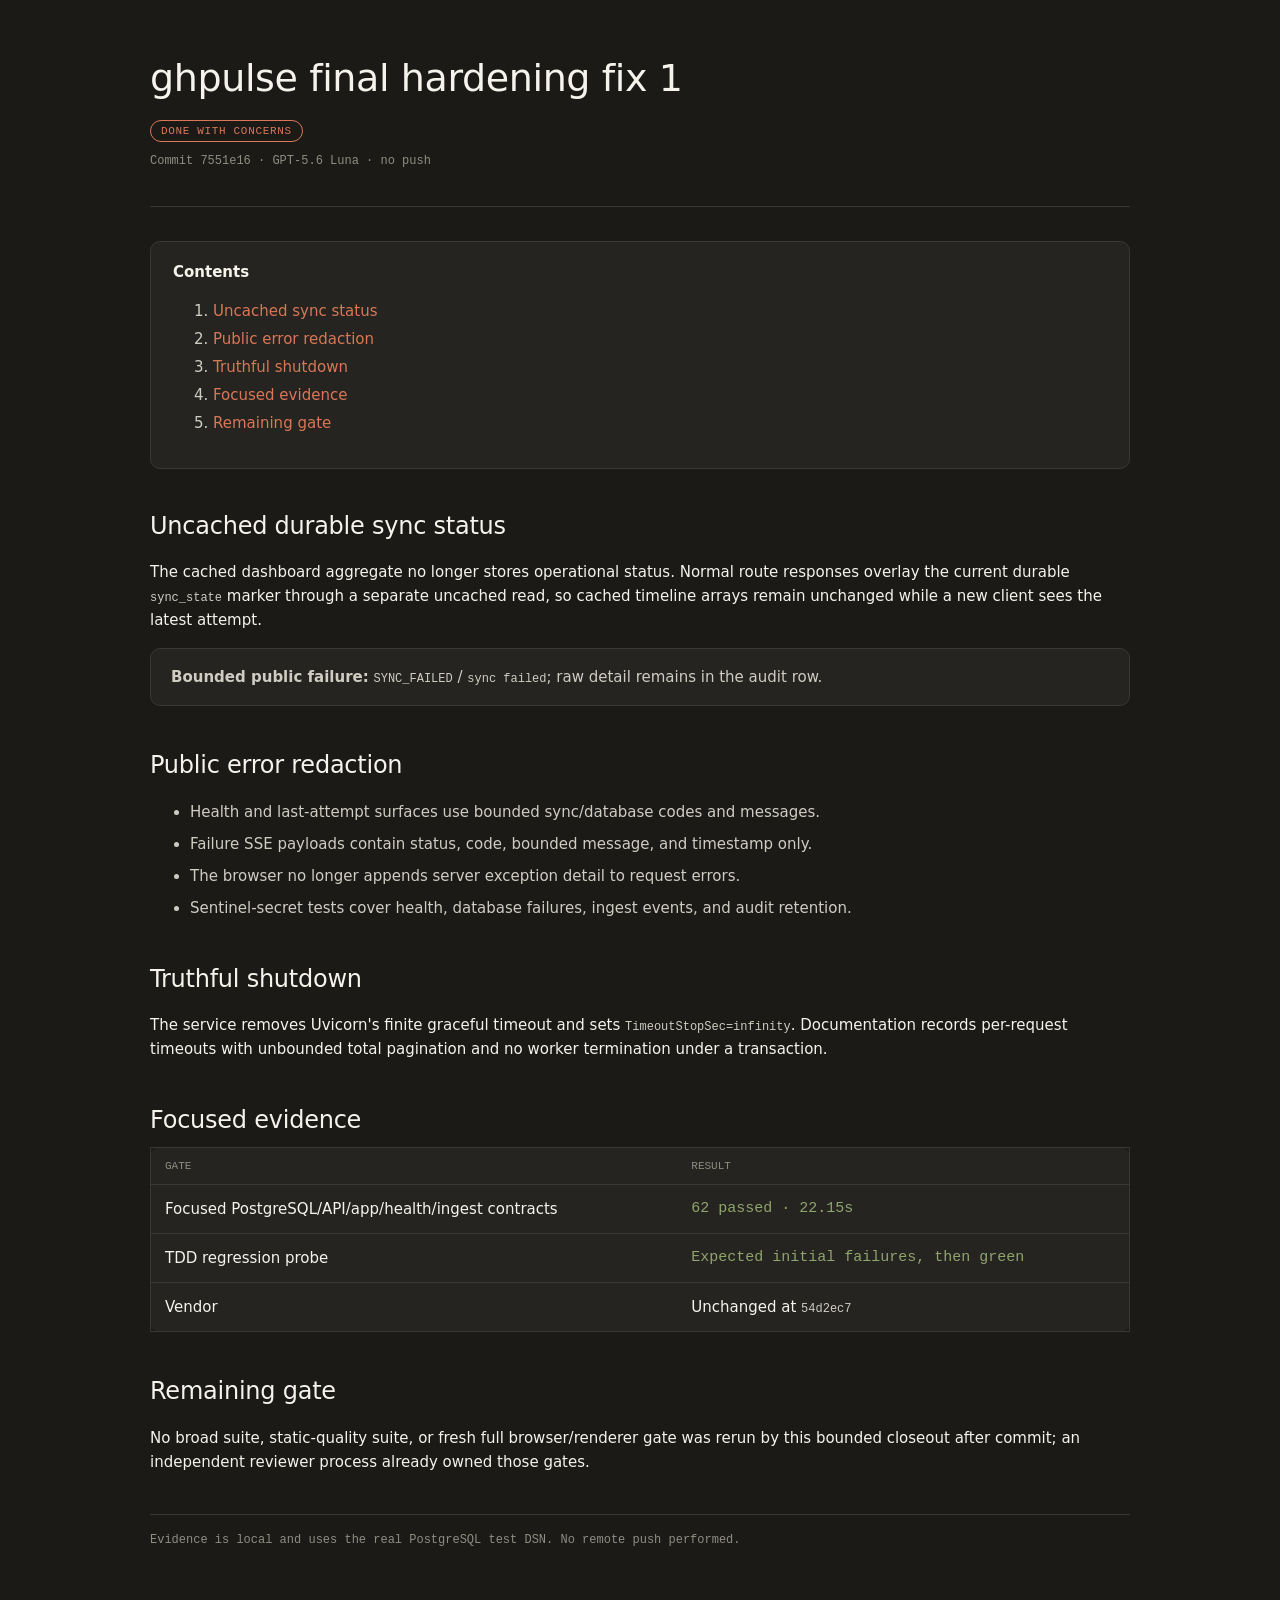
<file: .superpowers/sdd/2026-08-11-ghpulse-foundation/final-hardening-fix-1-report.html>
<!doctype html>
<html lang="en">
<head>
<meta charset="utf-8">
<meta name="viewport" content="width=device-width, initial-scale=1">
<title>ghpulse — Final Hardening Fix 1</title>
<style>
:root{--bg:#1b1a17;--panel:#252420;--ink:#f5f3ec;--muted:#8f8d82;--line:#3a3833;--accent:#d97757;--ok:#8fa56e;--mono:ui-monospace,SFMono-Regular,Menlo,monospace;--sans:system-ui,-apple-system,sans-serif}
*{box-sizing:border-box}body{margin:0;padding:48px 24px 96px;background:var(--bg);color:var(--ink);font:15px/1.6 var(--sans)}main{max-width:980px;margin:auto}header{border-bottom:1px solid var(--line);padding-bottom:26px;margin-bottom:34px}h1,h2{font-weight:500;letter-spacing:-.01em}h1{font-size:38px;margin:0 0 8px}h2{font-size:24px;margin:0 0 8px}.meta,footer{color:var(--muted);font:12px var(--mono)}.pill{display:inline-block;border:1px solid var(--accent);color:var(--accent);border-radius:999px;padding:4px 10px;font:11px var(--mono);letter-spacing:.06em;text-transform:uppercase}.toc,.callout,table{background:var(--panel);border:1px solid var(--line);border-radius:10px}.toc{padding:18px 22px;margin-bottom:38px}.toc a{color:var(--accent);text-decoration:none}.toc li{margin:4px 0}section{margin:0 0 40px}.callout{padding:16px 20px;color:#cfccc2;margin:16px 0}code{font:12px var(--mono);color:#cfccc2;overflow-wrap:anywhere}li{margin:8px 0;color:#cfccc2}table{width:100%;border-collapse:collapse}th,td{text-align:left;padding:12px 14px;border-bottom:1px solid var(--line);vertical-align:top}th{color:var(--muted);font:11px var(--mono);text-transform:uppercase}tr:last-child td{border-bottom:0}.ok{color:var(--ok);font-family:var(--mono)}footer{border-top:1px solid var(--line);padding-top:18px}
</style>
</head>
<body><main>
<header><h1>ghpulse final hardening fix 1</h1><span class="pill">done with concerns</span><p class="meta">Commit 7551e16 · GPT-5.6 Luna · no push</p></header>
<nav class="toc"><strong>Contents</strong><ol><li><a href="#status">Uncached sync status</a></li><li><a href="#redaction">Public error redaction</a></li><li><a href="#shutdown">Truthful shutdown</a></li><li><a href="#evidence">Focused evidence</a></li><li><a href="#remaining">Remaining gate</a></li></ol></nav>
<section id="status"><h2>Uncached durable sync status</h2><p>The cached dashboard aggregate no longer stores operational status. Normal route responses overlay the current durable <code>sync_state</code> marker through a separate uncached read, so cached timeline arrays remain unchanged while a new client sees the latest attempt.</p><div class="callout"><strong>Bounded public failure:</strong> <code>SYNC_FAILED</code> / <code>sync failed</code>; raw detail remains in the audit row.</div></section>
<section id="redaction"><h2>Public error redaction</h2><ul><li>Health and last-attempt surfaces use bounded sync/database codes and messages.</li><li>Failure SSE payloads contain status, code, bounded message, and timestamp only.</li><li>The browser no longer appends server exception detail to request errors.</li><li>Sentinel-secret tests cover health, database failures, ingest events, and audit retention.</li></ul></section>
<section id="shutdown"><h2>Truthful shutdown</h2><p>The service removes Uvicorn's finite graceful timeout and sets <code>TimeoutStopSec=infinity</code>. Documentation records per-request timeouts with unbounded total pagination and no worker termination under a transaction.</p></section>
<section id="evidence"><h2>Focused evidence</h2><table><thead><tr><th>Gate</th><th>Result</th></tr></thead><tbody><tr><td>Focused PostgreSQL/API/app/health/ingest contracts</td><td class="ok">62 passed · 22.15s</td></tr><tr><td>TDD regression probe</td><td class="ok">Expected initial failures, then green</td></tr><tr><td>Vendor</td><td>Unchanged at <code>54d2ec7</code></td></tr></tbody></table></section>
<section id="remaining"><h2>Remaining gate</h2><p>No broad suite, static-quality suite, or fresh full browser/renderer gate was rerun by this bounded closeout after commit; an independent reviewer process already owned those gates.</p></section>
<footer>Evidence is local and uses the real PostgreSQL test DSN. No remote push performed.</footer>
</main></body></html>
</file>
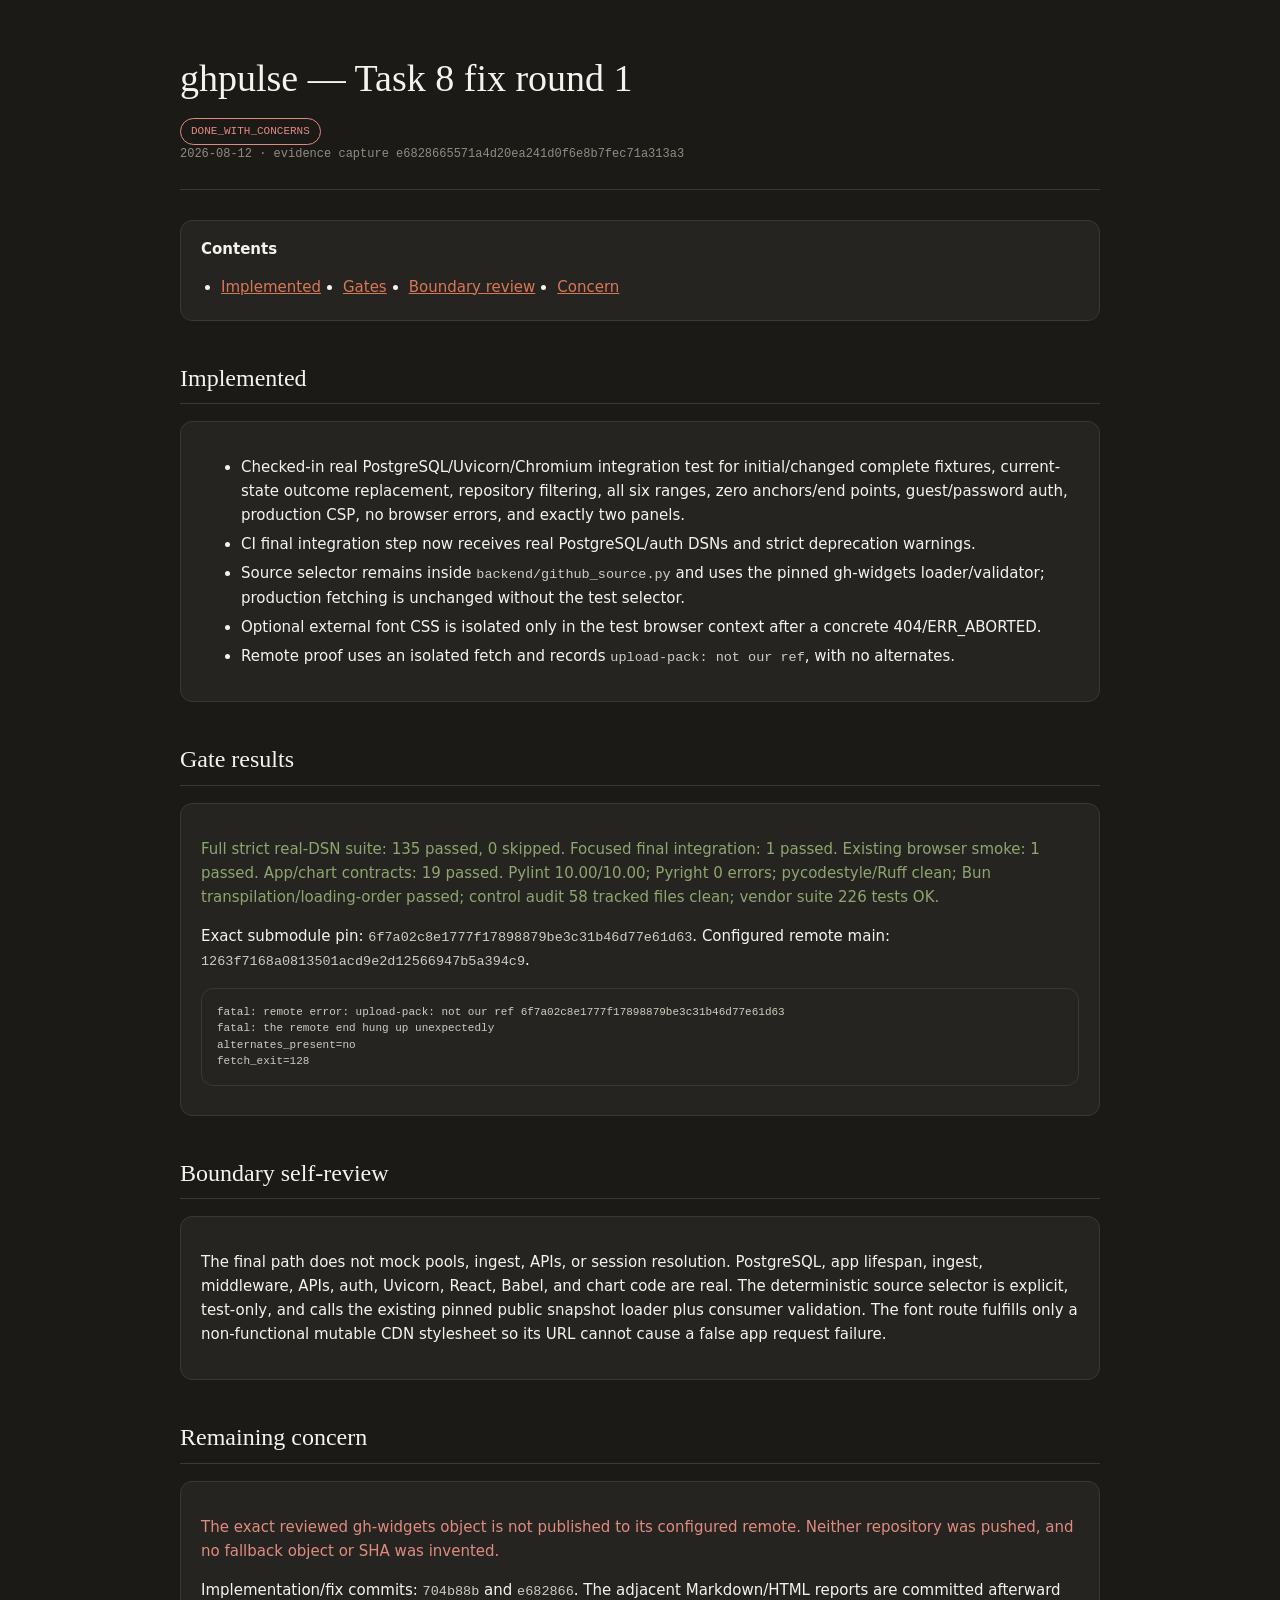
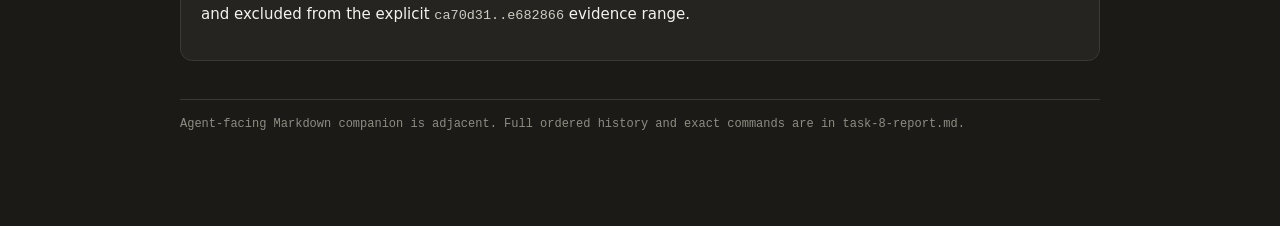
<file: .superpowers/sdd/2026-08-11-ghpulse-foundation/task-8-fix-1-report.html>
<!doctype html>
<html lang="en">
<head>
<meta charset="utf-8">
<meta name="viewport" content="width=device-width, initial-scale=1">
<title>ghpulse — Task 8 Fix Round 1</title>
<style>
:root{--bg:#1B1A17;--fg:#F5F3EC;--muted:#8F8D82;--line:#3A3833;--panel:#252420;--accent:#D97757;--ok:#8FA56E;--warn:#E08B7F;--mono:ui-monospace,'SF Mono',Menlo,monospace;--serif:ui-serif,Georgia,serif}
*{box-sizing:border-box}body{margin:0;padding:48px 24px 100px;background:var(--bg);color:var(--fg);font:15px/1.6 system-ui,-apple-system,sans-serif}.page{max-width:920px;margin:auto}header{border-bottom:1px solid var(--line);padding-bottom:24px;margin-bottom:30px}h1,h2{font-family:var(--serif);font-weight:500}h1{font-size:38px;margin:0 0 8px}h2{font-size:24px;margin:0 0 6px}.meta,code,pre,.pill{font-family:var(--mono)}.meta{font-size:12px;color:var(--muted)}.pill{display:inline-block;border:1px solid var(--warn);border-radius:999px;color:var(--warn);padding:4px 10px;font-size:11px}.toc,.card,pre{background:var(--panel);border:1px solid var(--line);border-radius:12px}.toc{padding:16px 20px;margin-bottom:38px}.toc a{color:var(--accent)}.toc ul{display:flex;gap:8px 22px;flex-wrap:wrap;margin:9px 0 0;padding-left:20px}section{margin-bottom:38px}hr{border:0;border-top:1px solid var(--line);margin:0 0 17px}.card{padding:18px 20px}li{margin:5px 0}.ok{color:var(--ok)}.warn{color:var(--warn)}pre{padding:15px;color:#CFCCC2;white-space:pre-wrap;overflow-wrap:anywhere;font-size:11px;line-height:1.5}code{font-size:.9em;color:#CFCCC2}footer{border-top:1px solid var(--line);padding-top:17px;color:var(--muted);font:12px var(--mono)}
</style>
</head>
<body><main class="page">
<header><h1>ghpulse — Task 8 fix round 1</h1><span class="pill">DONE_WITH_CONCERNS</span><div class="meta">2026-08-12 · evidence capture e6828665571a4d20ea241d0f6e8b7fec71a313a3</div></header>
<nav class="toc" aria-label="Contents"><strong>Contents</strong><ul><li><a href="#work">Implemented</a></li><li><a href="#gates">Gates</a></li><li><a href="#boundary">Boundary review</a></li><li><a href="#concern">Concern</a></li></ul></nav>
<section id="work"><h2>Implemented</h2><hr><div class="card"><ul><li>Checked-in real PostgreSQL/Uvicorn/Chromium integration test for initial/changed complete fixtures, current-state outcome replacement, repository filtering, all six ranges, zero anchors/end points, guest/password auth, production CSP, no browser errors, and exactly two panels.</li><li>CI final integration step now receives real PostgreSQL/auth DSNs and strict deprecation warnings.</li><li>Source selector remains inside <code>backend/github_source.py</code> and uses the pinned gh-widgets loader/validator; production fetching is unchanged without the test selector.</li><li>Optional external font CSS is isolated only in the test browser context after a concrete 404/ERR_ABORTED.</li><li>Remote proof uses an isolated fetch and records <code>upload-pack: not our ref</code>, with no alternates.</li></ul></div></section>
<section id="gates"><h2>Gate results</h2><hr><div class="card"><p class="ok">Full strict real-DSN suite: 135 passed, 0 skipped. Focused final integration: 1 passed. Existing browser smoke: 1 passed. App/chart contracts: 19 passed. Pylint 10.00/10.00; Pyright 0 errors; pycodestyle/Ruff clean; Bun transpilation/loading-order passed; control audit 58 tracked files clean; vendor suite 226 tests OK.</p><p>Exact submodule pin: <code>6f7a02c8e1777f17898879be3c31b46d77e61d63</code>. Configured remote main: <code>1263f7168a0813501acd9e2d12566947b5a394c9</code>.</p><pre>fatal: remote error: upload-pack: not our ref 6f7a02c8e1777f17898879be3c31b46d77e61d63
fatal: the remote end hung up unexpectedly
alternates_present=no
fetch_exit=128</pre></div></section>
<section id="boundary"><h2>Boundary self-review</h2><hr><div class="card"><p>The final path does not mock pools, ingest, APIs, or session resolution. PostgreSQL, app lifespan, ingest, middleware, APIs, auth, Uvicorn, React, Babel, and chart code are real. The deterministic source selector is explicit, test-only, and calls the existing pinned public snapshot loader plus consumer validation. The font route fulfills only a non-functional mutable CDN stylesheet so its URL cannot cause a false app request failure.</p></div></section>
<section id="concern"><h2>Remaining concern</h2><hr><div class="card"><p class="warn">The exact reviewed gh-widgets object is not published to its configured remote. Neither repository was pushed, and no fallback object or SHA was invented.</p><p>Implementation/fix commits: <code>704b88b</code> and <code>e682866</code>. The adjacent Markdown/HTML reports are committed afterward and excluded from the explicit <code>ca70d31..e682866</code> evidence range.</p></div></section>
<footer>Agent-facing Markdown companion is adjacent. Full ordered history and exact commands are in task-8-report.md.</footer>
</main></body></html>
</file>
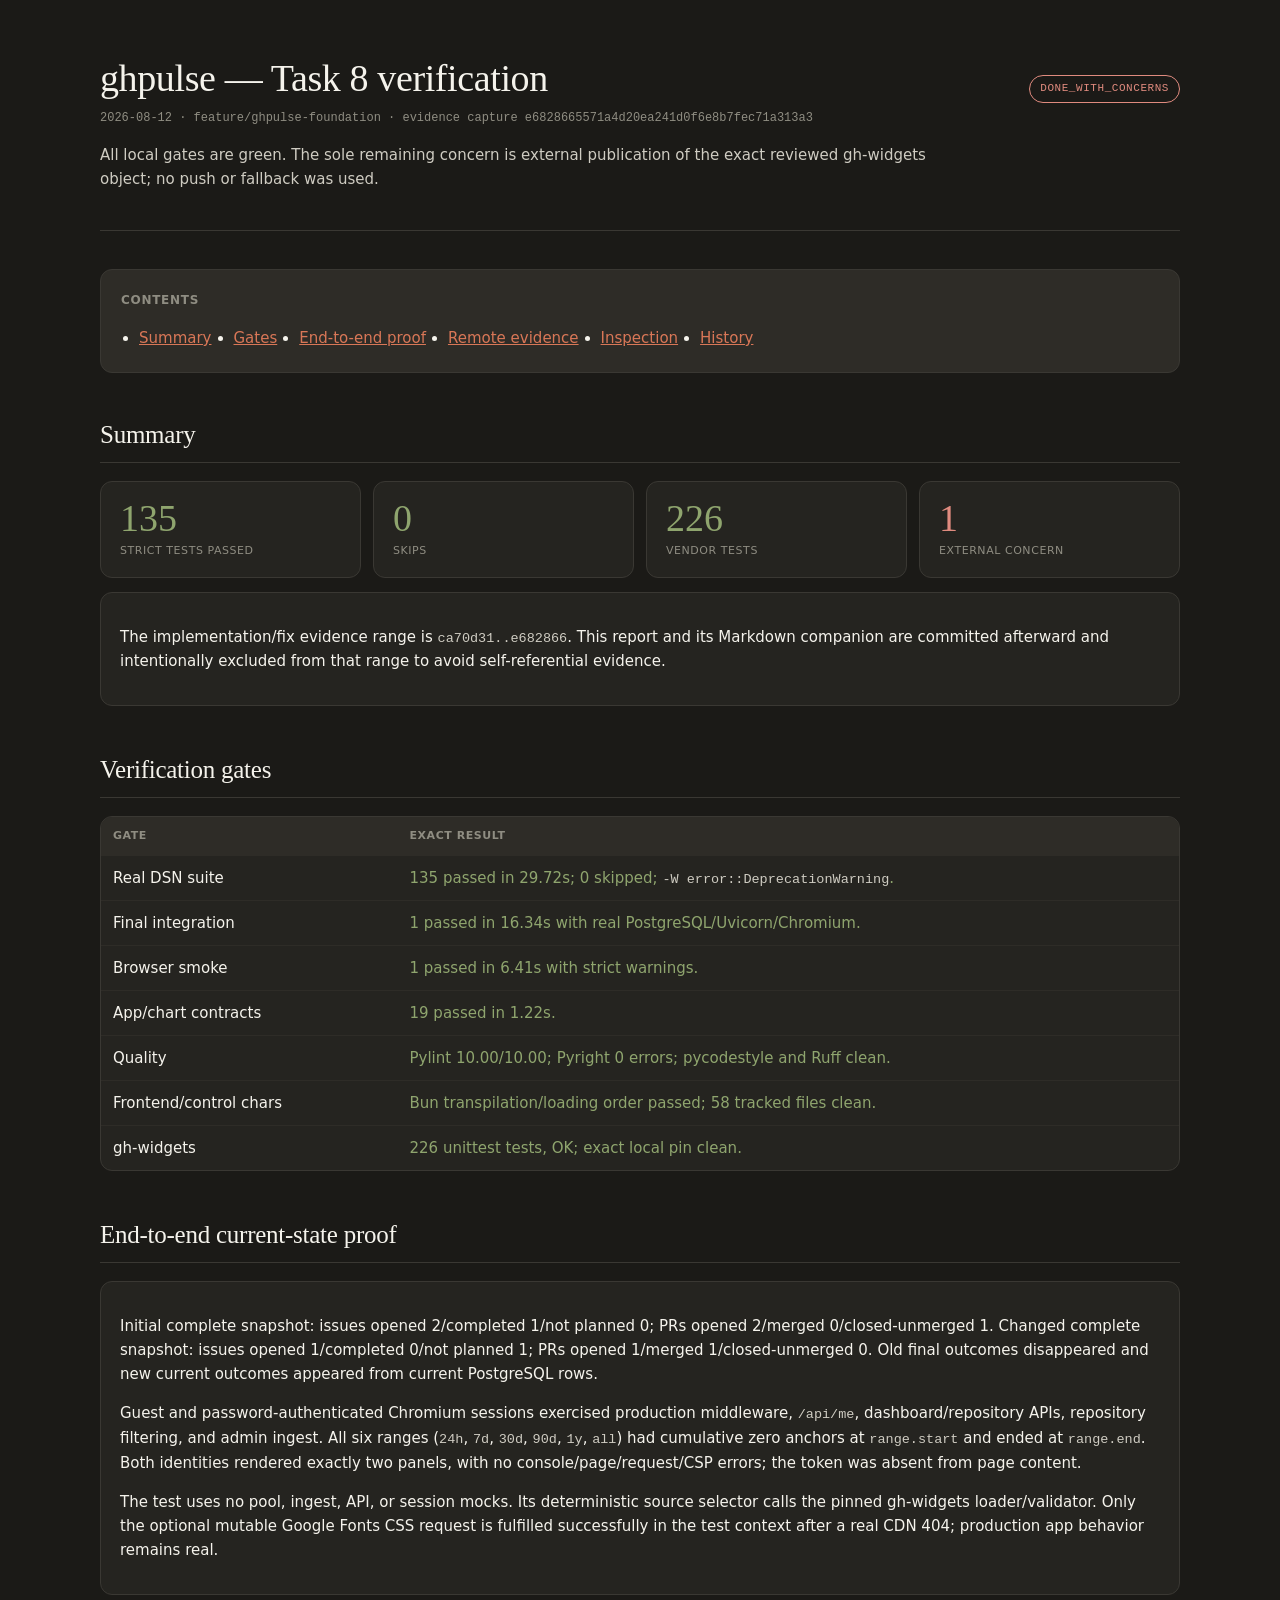
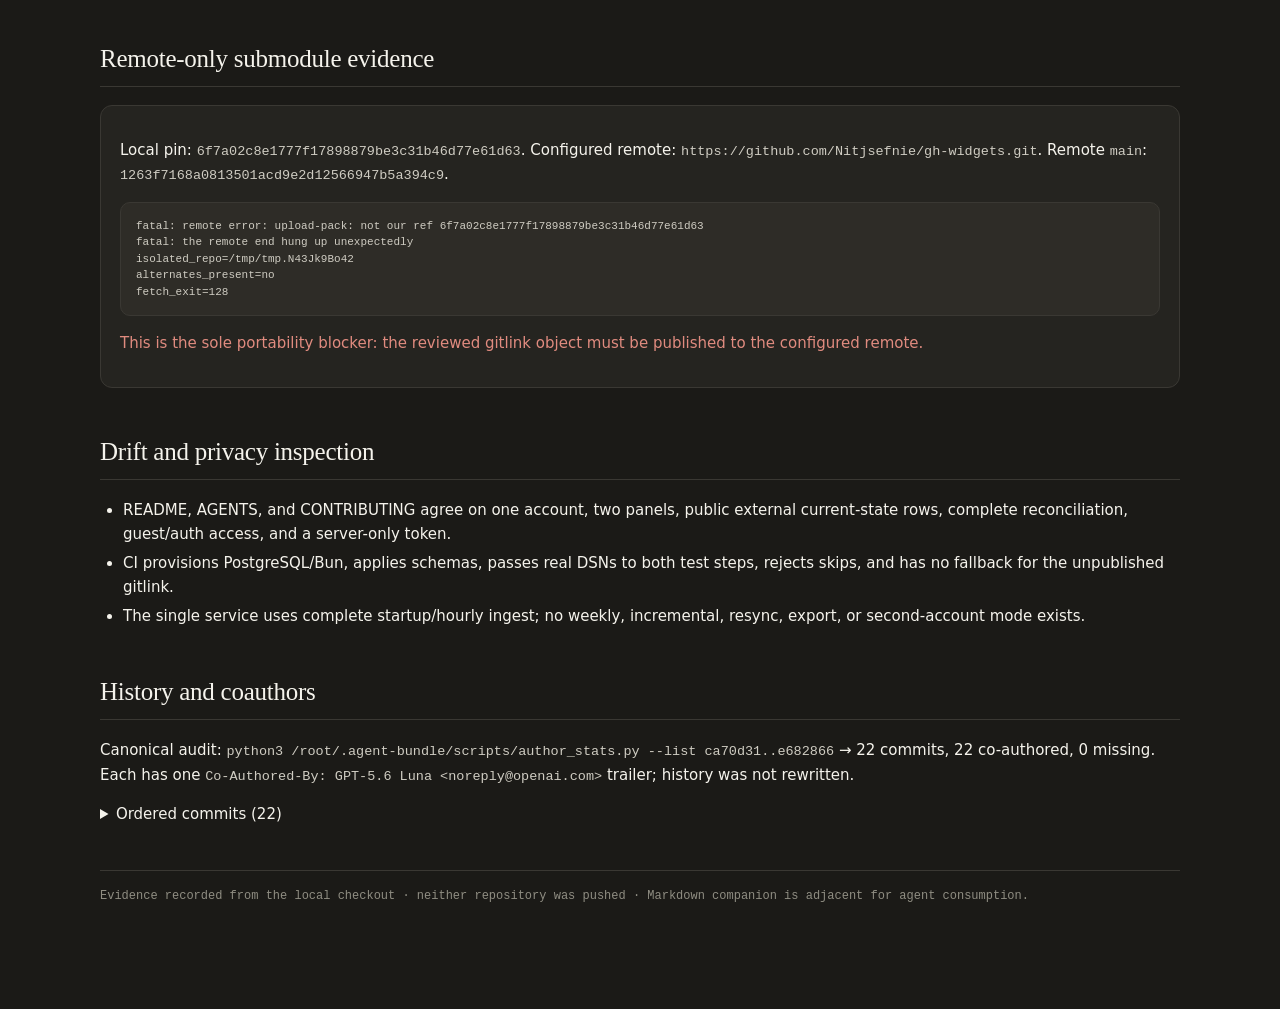
<file: .superpowers/sdd/2026-08-11-ghpulse-foundation/task-8-report.html>
<!doctype html>
<html lang="en">
<head>
<meta charset="utf-8">
<meta name="viewport" content="width=device-width, initial-scale=1">
<title>ghpulse — Task 8 Final Integration Verification</title>
<style>
:root{--ivory:#1B1A17;--slate:#F5F3EC;--clay:#D97757;--oat:#3A352B;--olive:#8FA56E;--rust:#E08B7F;--gray1:#2E2C27;--gray3:#3A3833;--gray5:#8F8D82;--gray7:#CFCCC2;--white:#252420;--sans:system-ui,-apple-system,sans-serif;--serif:ui-serif,Georgia,serif;--mono:ui-monospace,'SF Mono',Menlo,monospace}
*{box-sizing:border-box}body{margin:0;padding:48px 24px 110px;background:var(--ivory);color:var(--slate);font:15px/1.6 var(--sans);-webkit-font-smoothing:antialiased}.page{max-width:1080px;margin:auto}header{margin-bottom:38px;border-bottom:1px solid var(--gray3);padding-bottom:24px}.top{display:flex;justify-content:space-between;align-items:baseline;gap:14px;flex-wrap:wrap}h1,h2{font-family:var(--serif);font-weight:500;letter-spacing:-.01em}h1{font-size:38px;margin:0}h2{font-size:25px;margin:0 0 7px}h3{font-size:17px;font-weight:600;margin:22px 0 5px}.meta,code,pre,.pill{font-family:var(--mono)}.meta{color:var(--gray5);font-size:12px}.pill{display:inline-block;padding:4px 10px;border:1px solid var(--rust);border-radius:999px;color:var(--rust);font-size:11px;text-transform:uppercase;letter-spacing:.05em}.lede{color:var(--gray7);max-width:850px}.toc{background:var(--gray1);border:1px solid var(--gray3);border-radius:12px;padding:17px 20px;margin-bottom:42px}.toc strong{font-size:12px;text-transform:uppercase;letter-spacing:.06em;color:var(--gray5)}.toc ul{display:flex;flex-wrap:wrap;gap:8px 22px;margin:10px 0 0;padding-left:18px}.toc a{color:var(--clay)}section{margin-bottom:44px}hr{border:0;border-top:1px solid var(--gray3);margin:0 0 18px}.band{display:grid;grid-template-columns:repeat(4,1fr);gap:12px}@media(max-width:760px){.band{grid-template-columns:repeat(2,1fr)}}.card,.stat{background:var(--white);border:1px solid var(--gray3);border-radius:12px;padding:17px 19px}.stat-num{font:38px/1 var(--serif);margin-bottom:5px}.stat-label{color:var(--gray5);font-size:11px;text-transform:uppercase;letter-spacing:.05em}.ok{color:var(--olive)}.warn{color:var(--rust)}table{width:100%;border-collapse:separate;border-spacing:0;background:var(--white);border:1px solid var(--gray3);border-radius:12px;overflow:hidden}th,td{text-align:left;padding:10px 12px;border-bottom:1px solid var(--gray1);vertical-align:top}th{background:var(--gray1);color:var(--gray5);font-size:11px;text-transform:uppercase;letter-spacing:.05em}tr:last-child td{border-bottom:0}ul{padding-left:23px}li{margin:5px 0}pre{white-space:pre-wrap;overflow-wrap:anywhere;background:var(--gray1);border:1px solid var(--gray3);border-radius:10px;padding:15px;color:var(--gray7);font-size:11px;line-height:1.5}code{font-size:.9em;color:var(--gray7)}footer{border-top:1px solid var(--gray3);padding-top:18px;color:var(--gray5);font:12px var(--mono)}
</style>
</head>
<body><main class="page">
<header><div class="top"><h1>ghpulse — Task 8 verification</h1><span class="pill">DONE_WITH_CONCERNS</span></div><div class="meta">2026-08-12 · feature/ghpulse-foundation · evidence capture e6828665571a4d20ea241d0f6e8b7fec71a313a3</div><p class="lede">All local gates are green. The sole remaining concern is external publication of the exact reviewed gh-widgets object; no push or fallback was used.</p></header>
<nav class="toc" aria-label="Contents"><strong>Contents</strong><ul><li><a href="#summary">Summary</a></li><li><a href="#gates">Gates</a></li><li><a href="#e2e">End-to-end proof</a></li><li><a href="#remote">Remote evidence</a></li><li><a href="#inspection">Inspection</a></li><li><a href="#history">History</a></li></ul></nav>
<section id="summary"><h2>Summary</h2><hr><div class="band"><div class="stat"><div class="stat-num ok">135</div><div class="stat-label">strict tests passed</div></div><div class="stat"><div class="stat-num ok">0</div><div class="stat-label">skips</div></div><div class="stat"><div class="stat-num ok">226</div><div class="stat-label">vendor tests</div></div><div class="stat"><div class="stat-num warn">1</div><div class="stat-label">external concern</div></div></div><div class="card" style="margin-top:14px"><p>The implementation/fix evidence range is <code>ca70d31..e682866</code>. This report and its Markdown companion are committed afterward and intentionally excluded from that range to avoid self-referential evidence.</p></div></section>
<section id="gates"><h2>Verification gates</h2><hr><table><thead><tr><th>Gate</th><th>Exact result</th></tr></thead><tbody><tr><td>Real DSN suite</td><td class="ok">135 passed in 29.72s; 0 skipped; <code>-W error::DeprecationWarning</code>.</td></tr><tr><td>Final integration</td><td class="ok">1 passed in 16.34s with real PostgreSQL/Uvicorn/Chromium.</td></tr><tr><td>Browser smoke</td><td class="ok">1 passed in 6.41s with strict warnings.</td></tr><tr><td>App/chart contracts</td><td class="ok">19 passed in 1.22s.</td></tr><tr><td>Quality</td><td class="ok">Pylint 10.00/10.00; Pyright 0 errors; pycodestyle and Ruff clean.</td></tr><tr><td>Frontend/control chars</td><td class="ok">Bun transpilation/loading order passed; 58 tracked files clean.</td></tr><tr><td>gh-widgets</td><td class="ok">226 unittest tests, OK; exact local pin clean.</td></tr></tbody></table></section>
<section id="e2e"><h2>End-to-end current-state proof</h2><hr><div class="card"><p>Initial complete snapshot: issues opened 2/completed 1/not planned 0; PRs opened 2/merged 0/closed-unmerged 1. Changed complete snapshot: issues opened 1/completed 0/not planned 1; PRs opened 1/merged 1/closed-unmerged 0. Old final outcomes disappeared and new current outcomes appeared from current PostgreSQL rows.</p><p>Guest and password-authenticated Chromium sessions exercised production middleware, <code>/api/me</code>, dashboard/repository APIs, repository filtering, and admin ingest. All six ranges (<code>24h</code>, <code>7d</code>, <code>30d</code>, <code>90d</code>, <code>1y</code>, <code>all</code>) had cumulative zero anchors at <code>range.start</code> and ended at <code>range.end</code>. Both identities rendered exactly two panels, with no console/page/request/CSP errors; the token was absent from page content.</p><p>The test uses no pool, ingest, API, or session mocks. Its deterministic source selector calls the pinned gh-widgets loader/validator. Only the optional mutable Google Fonts CSS request is fulfilled successfully in the test context after a real CDN 404; production app behavior remains real.</p></div></section>
<section id="remote"><h2>Remote-only submodule evidence</h2><hr><div class="card"><p>Local pin: <code>6f7a02c8e1777f17898879be3c31b46d77e61d63</code>. Configured remote: <code>https://github.com/Nitjsefnie/gh-widgets.git</code>. Remote <code>main</code>: <code>1263f7168a0813501acd9e2d12566947b5a394c9</code>.</p><pre>fatal: remote error: upload-pack: not our ref 6f7a02c8e1777f17898879be3c31b46d77e61d63
fatal: the remote end hung up unexpectedly
isolated_repo=/tmp/tmp.N43Jk9Bo42
alternates_present=no
fetch_exit=128</pre><p class="warn">This is the sole portability blocker: the reviewed gitlink object must be published to the configured remote.</p></div></section>
<section id="inspection"><h2>Drift and privacy inspection</h2><hr><ul><li>README, AGENTS, and CONTRIBUTING agree on one account, two panels, public external current-state rows, complete reconciliation, guest/auth access, and a server-only token.</li><li>CI provisions PostgreSQL/Bun, applies schemas, passes real DSNs to both test steps, rejects skips, and has no fallback for the unpublished gitlink.</li><li>The single service uses complete startup/hourly ingest; no weekly, incremental, resync, export, or second-account mode exists.</li></ul></section>
<section id="history"><h2>History and coauthors</h2><hr><p>Canonical audit: <code>python3 /root/.agent-bundle/scripts/author_stats.py --list ca70d31..e682866</code> → 22 commits, 22 co-authored, 0 missing. Each has one <code>Co-Authored-By: GPT-5.6 Luna &lt;noreply@openai.com&gt;</code> trailer; history was not rewritten.</p><details><summary>Ordered commits (22)</summary><pre>03960304724f85a697859796ba0770035b69745e feat: bootstrap the ghpulse application shell
06cd7bc31f6d8441c9a76d752248903b7bf469c8 test: strengthen ghpulse shell contracts
5d125f4d3e5eb57f40293b6edfe9e379d15083c4 feat: add GitHub source and current-state schema
7e7e6d7da611e662a4919b06a73cf4f8123ad31a fix: keep ghpulse adapter on public widget APIs
b97c239cf0eb6b678ea7389eb9f48844b0407096 fix: validate fetched GitHub data in memory
7e2c1a0a31828b89cfcd13fcb5f558d47d5208e9 feat: ingest current GitHub activity state
af176430a3f6dc61d1fc89a3b9482de936c51bf9 fix: harden ghpulse ingest failures and schema migration
544d938e9a69b8f1da9ddeaf2feeeb62a994073a feat: serve external activity timelines
e969407c927e1fe547074de26809bcb10aef174f fix: keep dashboard reads snapshot-consistent
c421268495b2805f8f694c5326e7c02f0b3e67bb feat: add stacked cumulative timeline chart
516247075a4700f624823c959581f6716aeaa8c9 fix: preserve dense timeline intervals and chart geometry
6b81222c06d4f607a44cd9b5ff024738eb214331 fix: require complete dense timeline coverage
a8c7f0cbc7f0d8f2b9380dc72fdfb19939c307d4 feat: build the two-panel ghpulse dashboard
6e4ac7f11a27607d3e65e0b9091bb391d08e5ed5 fix: preserve ghpulse dashboard selection state
ebf064616b2c33fc5196b33e78d2b0fc243f3c22 test: prove ghpulse refresh and chart contracts
cd58ba059530b9cdad8d034db852866d6715984f feat: complete ghpulse operations and lifecycle
adf692230ccc035f721020afdeb7db23ea64472d fix: close ghpulse lifecycle safely
5a6b52b68b0e1007a5c96c798c615276459249b1 test: make browser smoke warning-free
619ea1fc11e9e6f05882786db02f73f5aff2dfba fix: clean up cancelled SSE waiters
3f155af20ca7bf4de07caec5c5bca7e0f34fbe1e docs: record final integration verification
704b88b1444acf389e9c1d5fd2fb026e4fca43db test: add reproducible final integration gate
e6828665571a4d20ea241d0f6e8b7fec71a313a3 test: isolate external font asset in browser proof</pre></details></section>
<footer>Evidence recorded from the local checkout · neither repository was pushed · Markdown companion is adjacent for agent consumption.</footer>
</main></body></html>
</file>
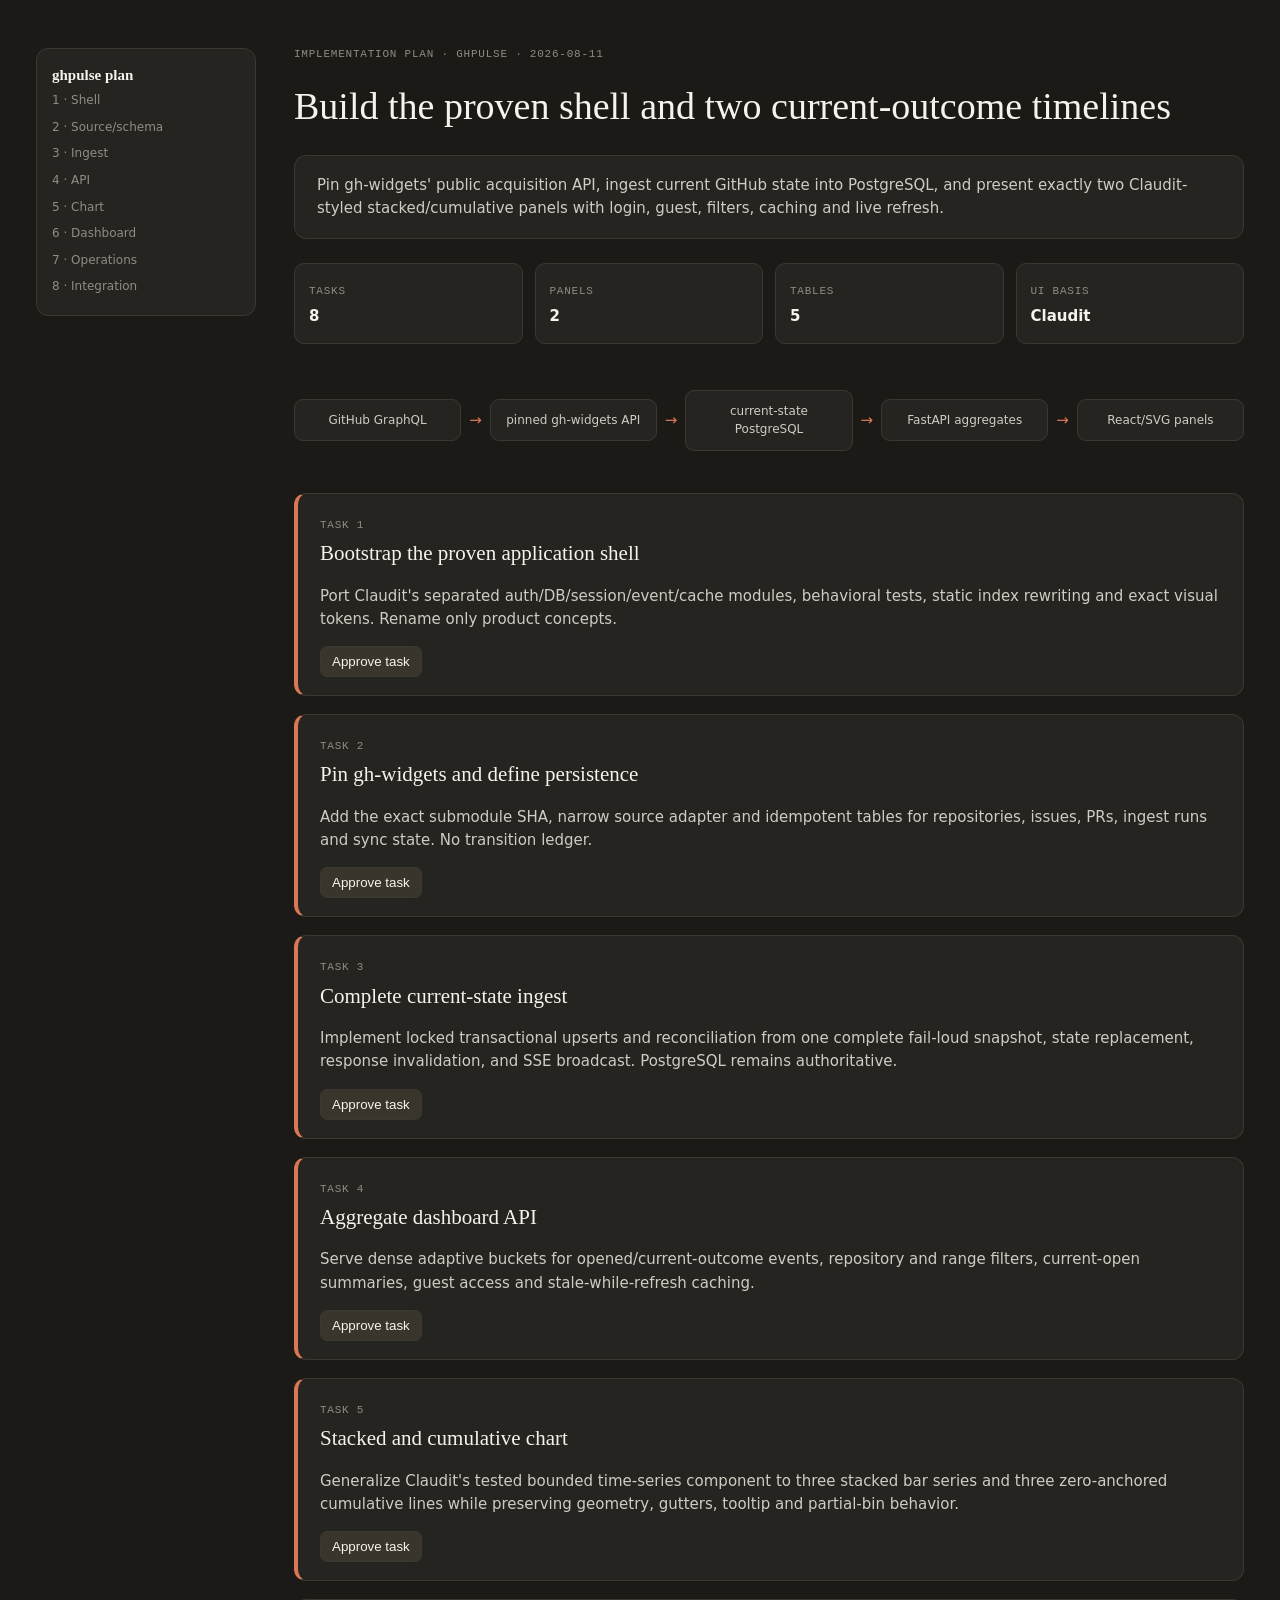
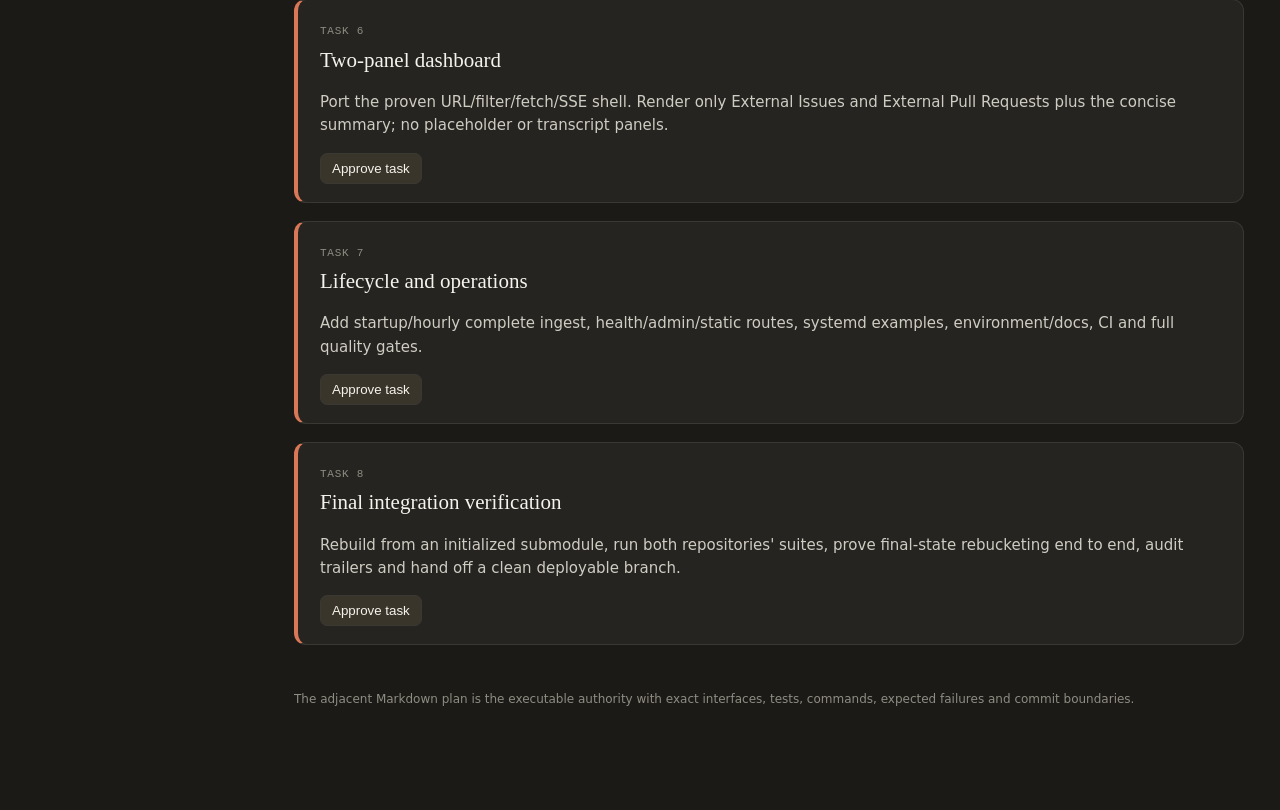
<file: docs/superpowers/plans/2026-08-11-ghpulse-foundation.html>
<!DOCTYPE html><html lang="en"><head><meta charset="UTF-8"><meta name="viewport" content="width=device-width,initial-scale=1"><title>ghpulse foundation — implementation plan</title><style>
:root{--bg:#1b1a17;--card:#252420;--edge:#3a3833;--text:#cfccc2;--bright:#f5f3ec;--muted:#8f8d82;--accent:#d97757;--ok:#8fa56e;--mono:ui-monospace,monospace;--serif:Georgia,serif}*{box-sizing:border-box}html{scroll-behavior:smooth}body{margin:0;background:var(--bg);color:var(--text);font:15px system-ui;line-height:1.55}.layout{max-width:1260px;margin:auto;padding:48px 26px 100px;display:grid;grid-template-columns:220px minmax(0,960px);gap:38px}nav{position:sticky;top:20px;align-self:start;background:var(--card);border:1.5px solid var(--edge);border-radius:12px;padding:15px}nav b{color:var(--bright);font-family:var(--serif)}nav a{display:block;text-decoration:none;color:var(--muted);font-size:12px;padding:4px 0}h1,h2{font-family:var(--serif);font-weight:500;color:var(--bright)}h1{font-size:38px;line-height:1.15}.eyebrow,.tag{font:11px var(--mono);text-transform:uppercase;letter-spacing:.07em;color:var(--muted)}.prompt,.task{background:var(--card);border:1.5px solid var(--edge);border-radius:12px;padding:18px 22px}.summary{display:grid;grid-template-columns:repeat(4,1fr);gap:12px;margin:24px 0 46px}.summary div{background:var(--card);border:1.5px solid var(--edge);border-radius:10px;padding:14px}.summary b{display:block;color:var(--bright);margin-top:4px}.flow{display:flex;gap:8px;align-items:center;margin:22px 0 42px}.flow div{background:var(--card);border:1.5px solid var(--edge);border-radius:9px;padding:11px;text-align:center;flex:1;font-size:12px}.flow span{color:var(--accent)}.tasks{display:grid;gap:18px}.task{border-left:4px solid var(--accent);scroll-margin-top:20px}.task h2{margin:2px 0 6px;font-size:21px}.task ul{margin:9px 0}.task code{color:#c9b98a;background:#121110;padding:2px 5px;border-radius:4px}.review button{background:#3a352b;color:var(--bright);border:1px solid var(--edge);border-radius:7px;padding:7px 11px;cursor:pointer}.review span{color:var(--ok);font:11px var(--mono);margin-left:8px}.footer{margin-top:45px;color:var(--muted);font-size:12px}@media(max-width:800px){.layout{display:block;padding:28px 18px 80px}nav{position:relative;top:0;margin-bottom:24px}.summary{grid-template-columns:repeat(2,1fr)}.flow{display:grid}.flow span{transform:rotate(90deg)}}
</style></head><body><div class="layout"><nav><b>ghpulse plan</b><a href="#t1">1 · Shell</a><a href="#t2">2 · Source/schema</a><a href="#t3">3 · Ingest</a><a href="#t4">4 · API</a><a href="#t5">5 · Chart</a><a href="#t6">6 · Dashboard</a><a href="#t7">7 · Operations</a><a href="#t8">8 · Integration</a></nav><main><div class="eyebrow">Implementation plan · ghpulse · 2026-08-11</div><h1>Build the proven shell and two current-outcome timelines</h1><div class="prompt">Pin gh-widgets' public acquisition API, ingest current GitHub state into PostgreSQL, and present exactly two Claudit-styled stacked/cumulative panels with login, guest, filters, caching and live refresh.</div><div class="summary"><div><span class="tag">Tasks</span><b>8</b></div><div><span class="tag">Panels</span><b>2</b></div><div><span class="tag">Tables</span><b>5</b></div><div><span class="tag">UI basis</span><b>Claudit</b></div></div><div class="flow"><div>GitHub GraphQL</div><span>→</span><div>pinned gh-widgets API</div><span>→</span><div>current-state PostgreSQL</div><span>→</span><div>FastAPI aggregates</div><span>→</span><div>React/SVG panels</div></div><section class="tasks">
<article class="task" id="t1"><span class="tag">Task 1</span><h2>Bootstrap the proven application shell</h2><p>Port Claudit's separated auth/DB/session/event/cache modules, behavioral tests, static index rewriting and exact visual tokens. Rename only product concepts.</p><div class="review"><button onclick="mark(this)">Approve task</button><span></span></div></article>
<article class="task" id="t2"><span class="tag">Task 2</span><h2>Pin gh-widgets and define persistence</h2><p>Add the exact submodule SHA, narrow source adapter and idempotent tables for repositories, issues, PRs, ingest runs and sync state. No transition ledger.</p><div class="review"><button onclick="mark(this)">Approve task</button><span></span></div></article>
<article class="task" id="t3"><span class="tag">Task 3</span><h2>Complete current-state ingest</h2><p>Implement locked transactional upserts and reconciliation from one complete fail-loud snapshot, state replacement, response invalidation, and SSE broadcast. PostgreSQL remains authoritative.</p><div class="review"><button onclick="mark(this)">Approve task</button><span></span></div></article>
<article class="task" id="t4"><span class="tag">Task 4</span><h2>Aggregate dashboard API</h2><p>Serve dense adaptive buckets for opened/current-outcome events, repository and range filters, current-open summaries, guest access and stale-while-refresh caching.</p><div class="review"><button onclick="mark(this)">Approve task</button><span></span></div></article>
<article class="task" id="t5"><span class="tag">Task 5</span><h2>Stacked and cumulative chart</h2><p>Generalize Claudit's tested bounded time-series component to three stacked bar series and three zero-anchored cumulative lines while preserving geometry, gutters, tooltip and partial-bin behavior.</p><div class="review"><button onclick="mark(this)">Approve task</button><span></span></div></article>
<article class="task" id="t6"><span class="tag">Task 6</span><h2>Two-panel dashboard</h2><p>Port the proven URL/filter/fetch/SSE shell. Render only External Issues and External Pull Requests plus the concise summary; no placeholder or transcript panels.</p><div class="review"><button onclick="mark(this)">Approve task</button><span></span></div></article>
<article class="task" id="t7"><span class="tag">Task 7</span><h2>Lifecycle and operations</h2><p>Add startup/hourly complete ingest, health/admin/static routes, systemd examples, environment/docs, CI and full quality gates.</p><div class="review"><button onclick="mark(this)">Approve task</button><span></span></div></article>
<article class="task" id="t8"><span class="tag">Task 8</span><h2>Final integration verification</h2><p>Rebuild from an initialized submodule, run both repositories' suites, prove final-state rebucketing end to end, audit trailers and hand off a clean deployable branch.</p><div class="review"><button onclick="mark(this)">Approve task</button><span></span></div></article>
</section><div class="footer">The adjacent Markdown plan is the executable authority with exact interfaces, tests, commands, expected failures and commit boundaries.</div></main></div><script>function mark(b){b.nextElementSibling.textContent='Approved';}</script></body></html>
</file>
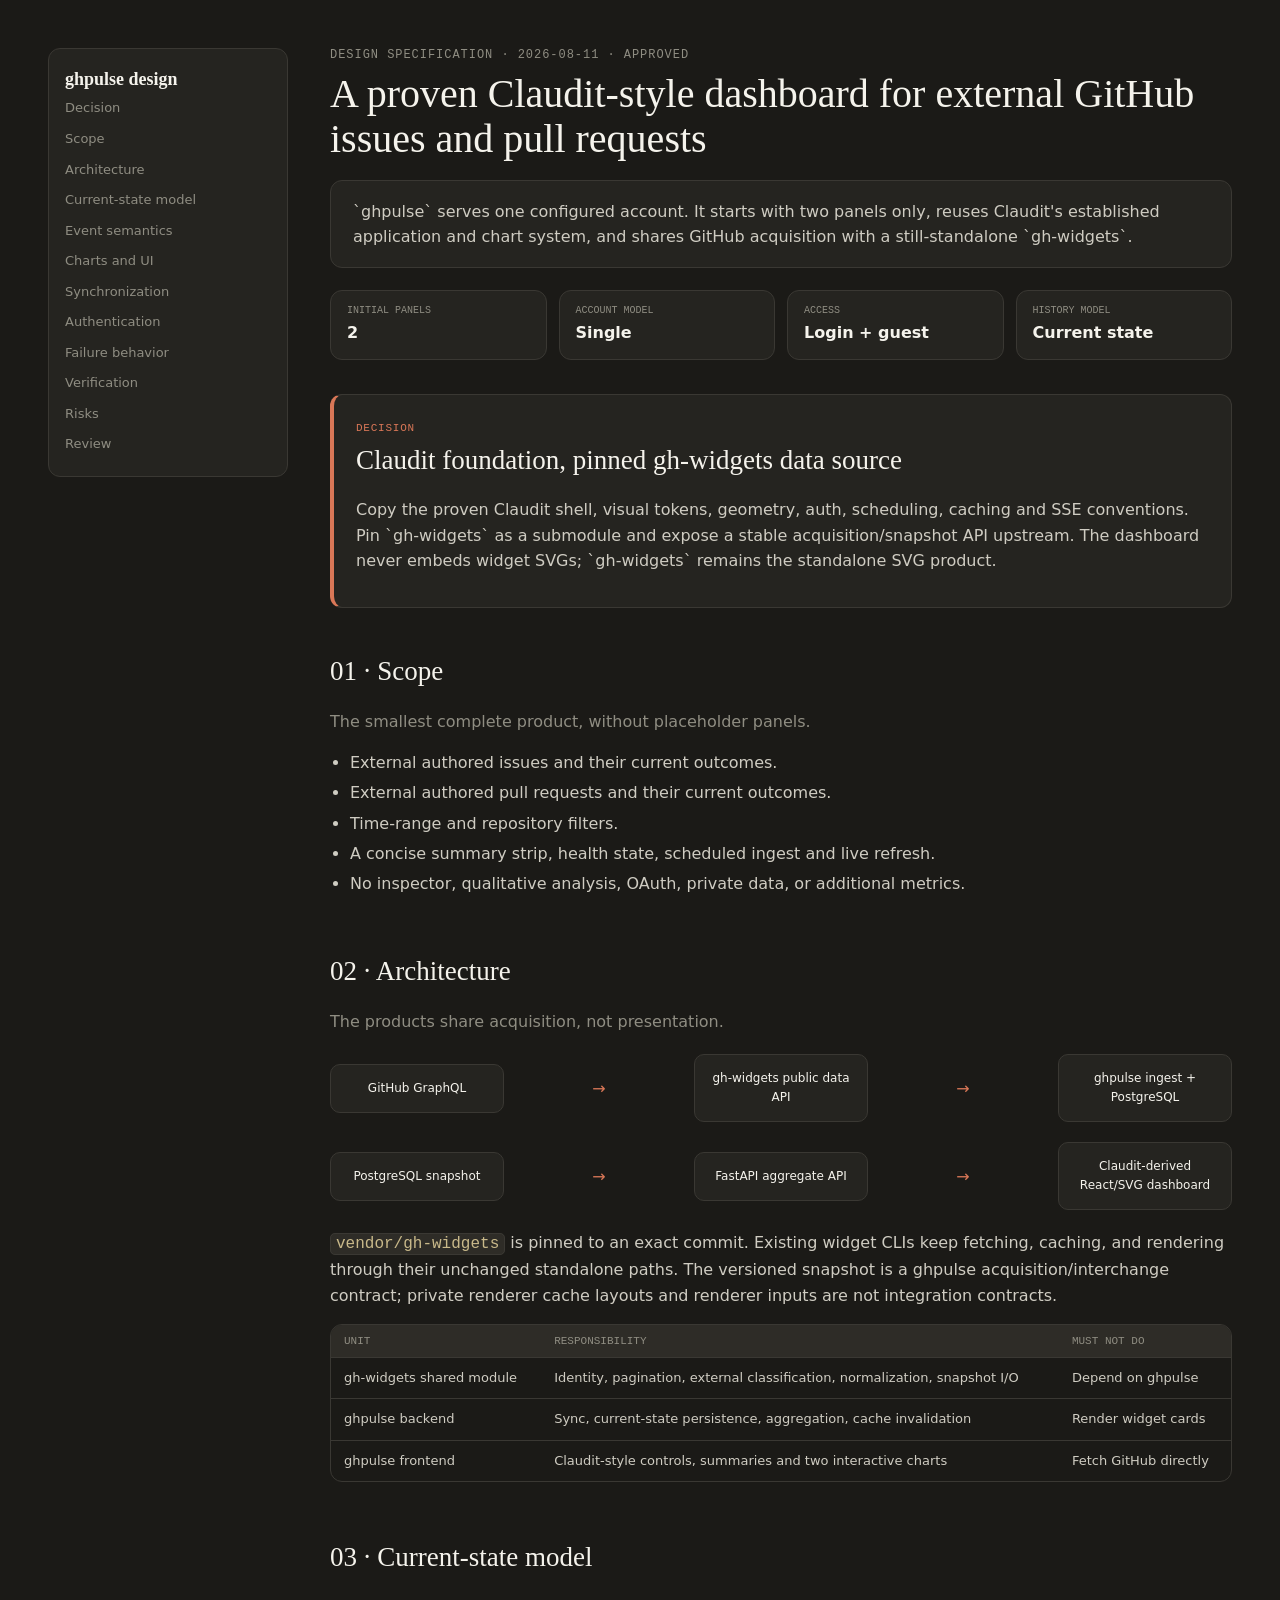
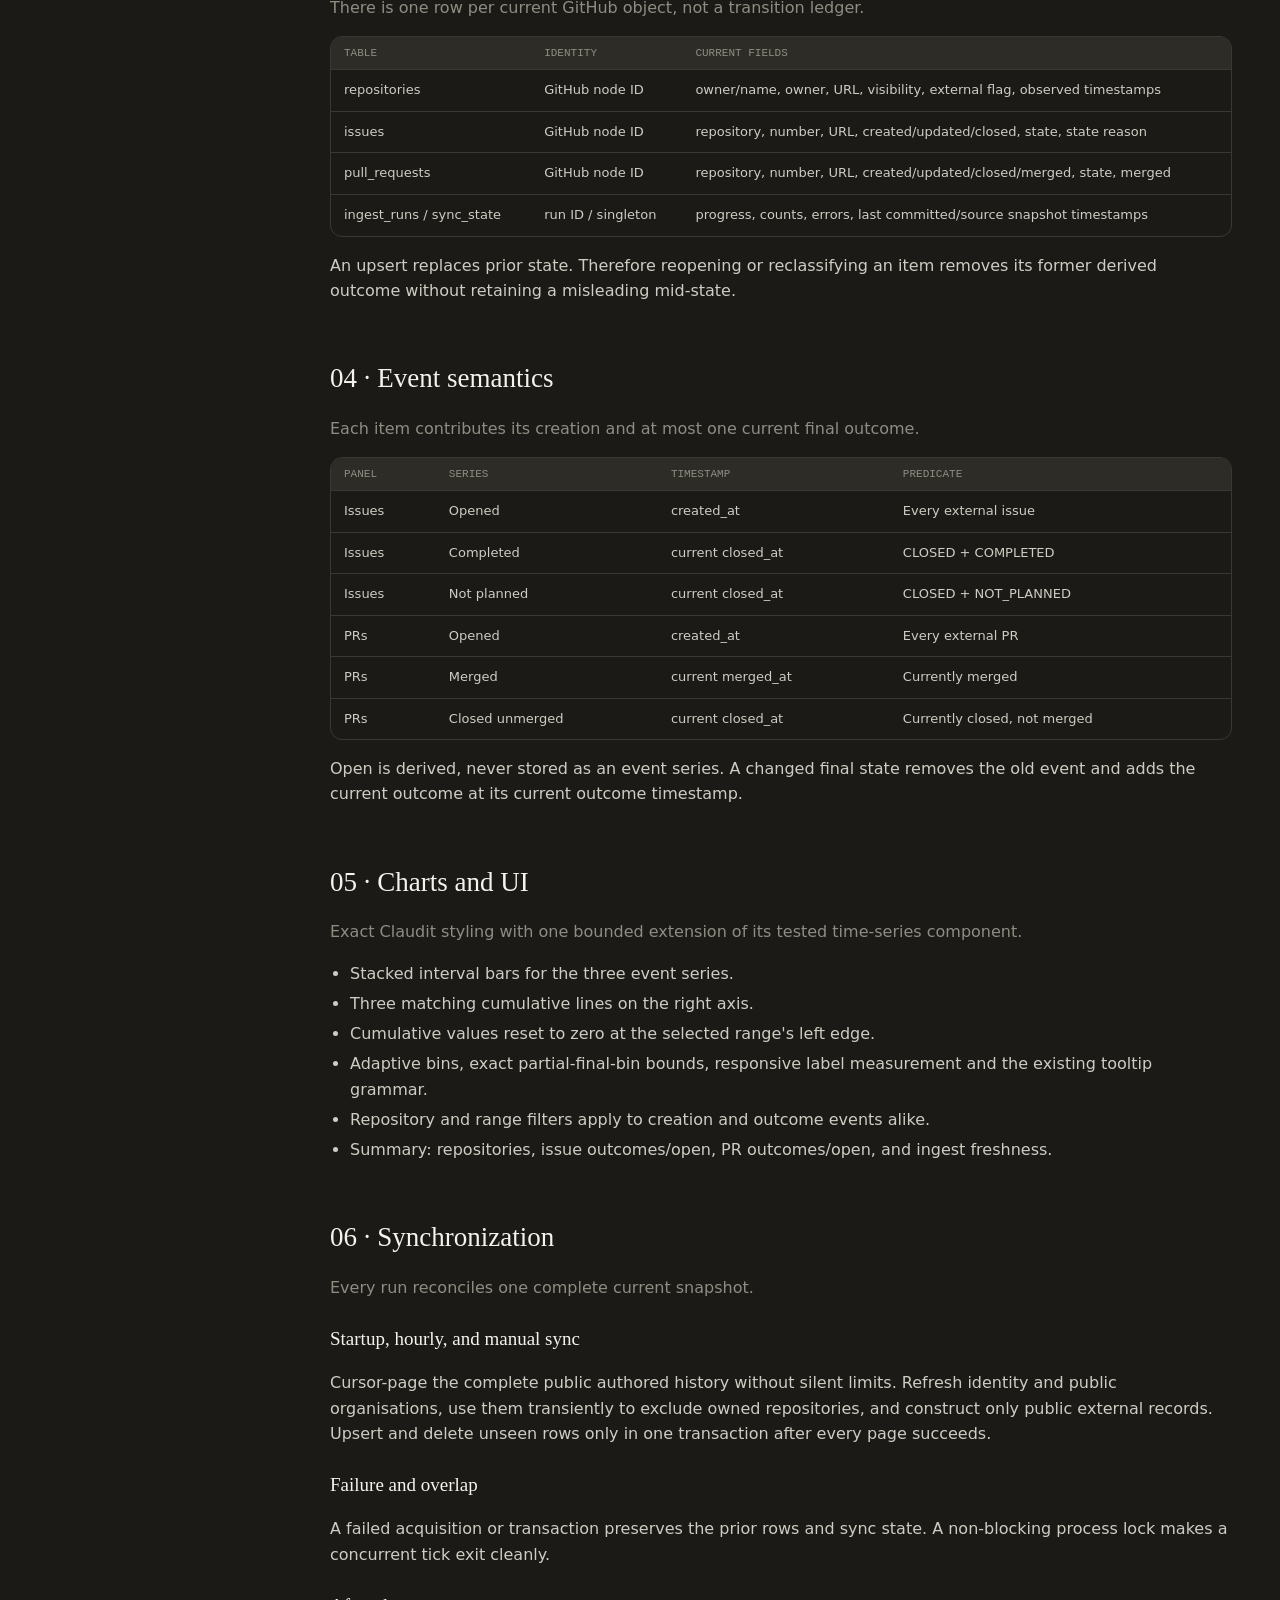
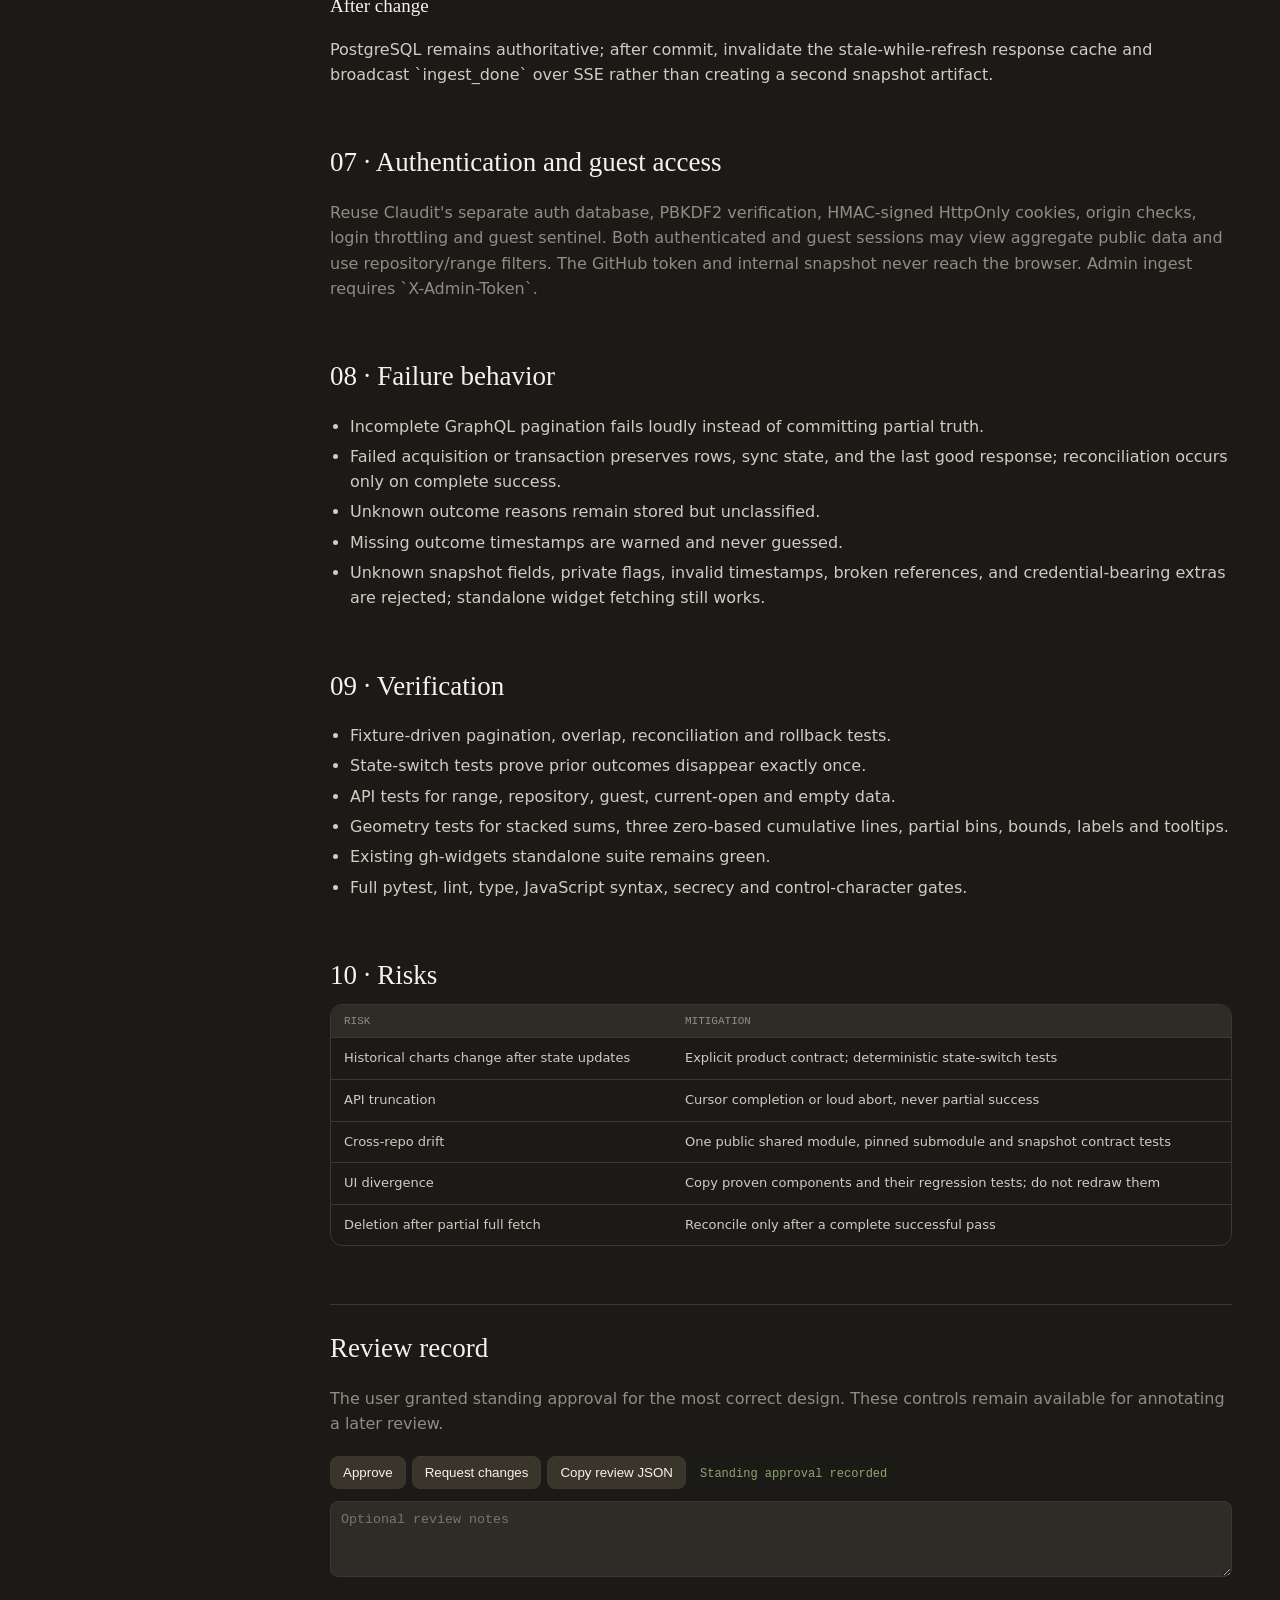
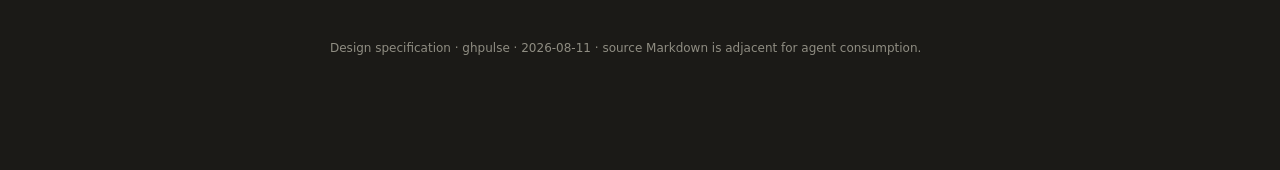
<file: docs/superpowers/specs/2026-08-11-ghpulse-foundation-design.html>
<!DOCTYPE html>
<html lang="en">
<head>
  <meta charset="UTF-8">
  <meta name="viewport" content="width=device-width, initial-scale=1.0">
  <title>ghpulse foundation — design specification</title>
  <style>
    :root { --ivory:#1B1A17; --slate:#F5F3EC; --clay:#D97757; --oat:#3A352B; --olive:#8FA56E; --rust:#E08B7F; --g150:#2E2C27; --g300:#3A3833; --g500:#8F8D82; --g700:#CFCCC2; --white:#252420; --serif:ui-serif,Georgia,serif; --sans:system-ui,-apple-system,'Segoe UI',sans-serif; --mono:ui-monospace,'SF Mono',monospace; --border:1.5px solid var(--g300); }
    * { box-sizing:border-box; } html { scroll-behavior:smooth; }
    body { margin:0; background:var(--ivory); color:var(--g700); font-family:var(--sans); line-height:1.58; }
    .layout { display:grid; grid-template-columns:240px minmax(0,920px); gap:42px; max-width:1240px; margin:auto; padding:48px 28px 110px; }
    nav { position:sticky; top:24px; align-self:start; border:var(--border); border-radius:12px; background:var(--white); padding:16px; }
    nav strong { color:var(--slate); font-family:var(--serif); font-size:18px; } nav a { display:block; color:var(--g500); text-decoration:none; font-size:13px; padding:5px 0; } nav a:hover { color:var(--clay); }
    main { min-width:0; } .eyebrow { color:var(--g500); font:12px var(--mono); letter-spacing:.08em; text-transform:uppercase; }
    h1,h2,h3 { color:var(--slate); font-family:var(--serif); font-weight:500; } h1 { font-size:40px; line-height:1.12; margin:10px 0 18px; } h2 { font-size:27px; margin:0 0 8px; } h3 { font-size:19px; margin:24px 0 8px; }
    .context,.decision,.card { background:var(--white); border:var(--border); border-radius:12px; padding:18px 22px; }
    .decision { border-left:4px solid var(--clay); margin:34px 0 42px; } .decision b { color:var(--clay); font:11px var(--mono); text-transform:uppercase; letter-spacing:.07em; }
    .summary { display:grid; grid-template-columns:repeat(4,1fr); gap:12px; margin:22px 0; } .summary .card { padding:14px 16px; } .k { color:var(--g500); font:10px var(--mono); text-transform:uppercase; } .v { color:var(--slate); font-weight:650; margin-top:4px; }
    section { margin:0 0 54px; scroll-margin-top:22px; } section>p:first-of-type { color:var(--g500); }
    code { background:var(--g150); border:1px solid var(--g300); border-radius:5px; color:#C9B98A; font-family:var(--mono); padding:1px 5px; }
    table { width:100%; border-collapse:separate; border-spacing:0; border:var(--border); border-radius:12px; overflow:hidden; font-size:13px; } th,td { padding:10px 13px; border-bottom:1px solid var(--g300); text-align:left; vertical-align:top; } th { color:var(--g500); background:var(--g150); font:11px var(--mono); text-transform:uppercase; } tr:last-child td { border-bottom:0; }
    ul { padding-left:20px; } li { margin:5px 0; } .flow { display:grid; grid-template-columns:repeat(5,1fr); gap:8px; align-items:center; margin:20px 0; } .flow div { text-align:center; background:var(--white); border:var(--border); border-radius:10px; padding:14px 8px; font-size:12px; color:var(--slate); } .flow span { text-align:center; color:var(--clay); }
    .review { margin-top:58px; border-top:1px solid var(--g300); padding-top:22px; } button { background:var(--oat); color:var(--slate); border:var(--border); border-radius:8px; padding:8px 12px; margin:4px 6px 4px 0; cursor:pointer; } button:hover { border-color:var(--clay); } textarea { width:100%; min-height:76px; margin-top:8px; background:var(--g150); color:var(--slate); border:var(--border); border-radius:8px; padding:10px; }
    .status { color:var(--olive); font:12px var(--mono); margin-left:8px; } .footer { color:var(--g500); font-size:12px; margin-top:36px; }
    @media(max-width:800px){ .layout{display:block;padding:28px 18px 80px} nav{position:relative;top:0;margin-bottom:30px}.summary{grid-template-columns:repeat(2,1fr)}.flow{grid-template-columns:1fr}.flow span{transform:rotate(90deg)} }
  </style>
</head>
<body>
<div class="layout">
  <nav aria-label="Contents"><strong>ghpulse design</strong><a href="#decision">Decision</a><a href="#scope">Scope</a><a href="#architecture">Architecture</a><a href="#model">Current-state model</a><a href="#events">Event semantics</a><a href="#charts">Charts and UI</a><a href="#sync">Synchronization</a><a href="#auth">Authentication</a><a href="#errors">Failure behavior</a><a href="#verification">Verification</a><a href="#risks">Risks</a><a href="#review">Review</a></nav>
  <main>
    <header><div class="eyebrow">Design specification · 2026-08-11 · approved</div><h1>A proven Claudit-style dashboard for external GitHub issues and pull requests</h1><div class="context">`ghpulse` serves one configured account. It starts with two panels only, reuses Claudit's established application and chart system, and shares GitHub acquisition with a still-standalone `gh-widgets`.</div></header>
    <div class="summary"><div class="card"><div class="k">Initial panels</div><div class="v">2</div></div><div class="card"><div class="k">Account model</div><div class="v">Single</div></div><div class="card"><div class="k">Access</div><div class="v">Login + guest</div></div><div class="card"><div class="k">History model</div><div class="v">Current state</div></div></div>
    <div class="decision" id="decision"><b>Decision</b><h2>Claudit foundation, pinned gh-widgets data source</h2><p>Copy the proven Claudit shell, visual tokens, geometry, auth, scheduling, caching and SSE conventions. Pin `gh-widgets` as a submodule and expose a stable acquisition/snapshot API upstream. The dashboard never embeds widget SVGs; `gh-widgets` remains the standalone SVG product.</p></div>

    <section id="scope"><h2>01 · Scope</h2><p>The smallest complete product, without placeholder panels.</p><ul><li>External authored issues and their current outcomes.</li><li>External authored pull requests and their current outcomes.</li><li>Time-range and repository filters.</li><li>A concise summary strip, health state, scheduled ingest and live refresh.</li><li>No inspector, qualitative analysis, OAuth, private data, or additional metrics.</li></ul></section>

    <section id="architecture"><h2>02 · Architecture</h2><p>The products share acquisition, not presentation.</p><div class="flow"><div>GitHub GraphQL</div><span>→</span><div>gh-widgets public data API</div><span>→</span><div>ghpulse ingest + PostgreSQL</div></div><div class="flow"><div>PostgreSQL snapshot</div><span>→</span><div>FastAPI aggregate API</div><span>→</span><div>Claudit-derived React/SVG dashboard</div></div><p><code>vendor/gh-widgets</code> is pinned to an exact commit. Existing widget CLIs keep fetching, caching, and rendering through their unchanged standalone paths. The versioned snapshot is a ghpulse acquisition/interchange contract; private renderer cache layouts and renderer inputs are not integration contracts.</p><table><thead><tr><th>Unit</th><th>Responsibility</th><th>Must not do</th></tr></thead><tbody><tr><td>gh-widgets shared module</td><td>Identity, pagination, external classification, normalization, snapshot I/O</td><td>Depend on ghpulse</td></tr><tr><td>ghpulse backend</td><td>Sync, current-state persistence, aggregation, cache invalidation</td><td>Render widget cards</td></tr><tr><td>ghpulse frontend</td><td>Claudit-style controls, summaries and two interactive charts</td><td>Fetch GitHub directly</td></tr></tbody></table></section>

    <section id="model"><h2>03 · Current-state model</h2><p>There is one row per current GitHub object, not a transition ledger.</p><table><thead><tr><th>Table</th><th>Identity</th><th>Current fields</th></tr></thead><tbody><tr><td>repositories</td><td>GitHub node ID</td><td>owner/name, owner, URL, visibility, external flag, observed timestamps</td></tr><tr><td>issues</td><td>GitHub node ID</td><td>repository, number, URL, created/updated/closed, state, state reason</td></tr><tr><td>pull_requests</td><td>GitHub node ID</td><td>repository, number, URL, created/updated/closed/merged, state, merged</td></tr><tr><td>ingest_runs / sync_state</td><td>run ID / singleton</td><td>progress, counts, errors, last committed/source snapshot timestamps</td></tr></tbody></table><p>An upsert replaces prior state. Therefore reopening or reclassifying an item removes its former derived outcome without retaining a misleading mid-state.</p></section>

    <section id="events"><h2>04 · Event semantics</h2><p>Each item contributes its creation and at most one current final outcome.</p><table><thead><tr><th>Panel</th><th>Series</th><th>Timestamp</th><th>Predicate</th></tr></thead><tbody><tr><td>Issues</td><td>Opened</td><td>created_at</td><td>Every external issue</td></tr><tr><td>Issues</td><td>Completed</td><td>current closed_at</td><td>CLOSED + COMPLETED</td></tr><tr><td>Issues</td><td>Not planned</td><td>current closed_at</td><td>CLOSED + NOT_PLANNED</td></tr><tr><td>PRs</td><td>Opened</td><td>created_at</td><td>Every external PR</td></tr><tr><td>PRs</td><td>Merged</td><td>current merged_at</td><td>Currently merged</td></tr><tr><td>PRs</td><td>Closed unmerged</td><td>current closed_at</td><td>Currently closed, not merged</td></tr></tbody></table><p>Open is derived, never stored as an event series. A changed final state removes the old event and adds the current outcome at its current outcome timestamp.</p></section>

    <section id="charts"><h2>05 · Charts and UI</h2><p>Exact Claudit styling with one bounded extension of its tested time-series component.</p><ul><li>Stacked interval bars for the three event series.</li><li>Three matching cumulative lines on the right axis.</li><li>Cumulative values reset to zero at the selected range's left edge.</li><li>Adaptive bins, exact partial-final-bin bounds, responsive label measurement and the existing tooltip grammar.</li><li>Repository and range filters apply to creation and outcome events alike.</li><li>Summary: repositories, issue outcomes/open, PR outcomes/open, and ingest freshness.</li></ul></section>

    <section id="sync"><h2>06 · Synchronization</h2><p>Every run reconciles one complete current snapshot.</p><h3>Startup, hourly, and manual sync</h3><p>Cursor-page the complete public authored history without silent limits. Refresh identity and public organisations, use them transiently to exclude owned repositories, and construct only public external records. Upsert and delete unseen rows only in one transaction after every page succeeds.</p><h3>Failure and overlap</h3><p>A failed acquisition or transaction preserves the prior rows and sync state. A non-blocking process lock makes a concurrent tick exit cleanly.</p><h3>After change</h3><p>PostgreSQL remains authoritative; after commit, invalidate the stale-while-refresh response cache and broadcast `ingest_done` over SSE rather than creating a second snapshot artifact.</p></section>

    <section id="auth"><h2>07 · Authentication and guest access</h2><p>Reuse Claudit's separate auth database, PBKDF2 verification, HMAC-signed HttpOnly cookies, origin checks, login throttling and guest sentinel. Both authenticated and guest sessions may view aggregate public data and use repository/range filters. The GitHub token and internal snapshot never reach the browser. Admin ingest requires `X-Admin-Token`.</p></section>

    <section id="errors"><h2>08 · Failure behavior</h2><ul><li>Incomplete GraphQL pagination fails loudly instead of committing partial truth.</li><li>Failed acquisition or transaction preserves rows, sync state, and the last good response; reconciliation occurs only on complete success.</li><li>Unknown outcome reasons remain stored but unclassified.</li><li>Missing outcome timestamps are warned and never guessed.</li><li>Unknown snapshot fields, private flags, invalid timestamps, broken references, and credential-bearing extras are rejected; standalone widget fetching still works.</li></ul></section>

    <section id="verification"><h2>09 · Verification</h2><ul><li>Fixture-driven pagination, overlap, reconciliation and rollback tests.</li><li>State-switch tests prove prior outcomes disappear exactly once.</li><li>API tests for range, repository, guest, current-open and empty data.</li><li>Geometry tests for stacked sums, three zero-based cumulative lines, partial bins, bounds, labels and tooltips.</li><li>Existing gh-widgets standalone suite remains green.</li><li>Full pytest, lint, type, JavaScript syntax, secrecy and control-character gates.</li></ul></section>

    <section id="risks"><h2>10 · Risks</h2><table><thead><tr><th>Risk</th><th>Mitigation</th></tr></thead><tbody><tr><td>Historical charts change after state updates</td><td>Explicit product contract; deterministic state-switch tests</td></tr><tr><td>API truncation</td><td>Cursor completion or loud abort, never partial success</td></tr><tr><td>Cross-repo drift</td><td>One public shared module, pinned submodule and snapshot contract tests</td></tr><tr><td>UI divergence</td><td>Copy proven components and their regression tests; do not redraw them</td></tr><tr><td>Deletion after partial full fetch</td><td>Reconcile only after a complete successful pass</td></tr></tbody></table></section>

    <section class="review" id="review"><h2>Review record</h2><p>The user granted standing approval for the most correct design. These controls remain available for annotating a later review.</p><button onclick="record('approved')">Approve</button><button onclick="record('changes_requested')">Request changes</button><button onclick="copyReview()">Copy review JSON</button><span class="status" id="status">Standing approval recorded</span><textarea id="notes" placeholder="Optional review notes"></textarea></section>
    <div class="footer">Design specification · ghpulse · 2026-08-11 · source Markdown is adjacent for agent consumption.</div>
  </main>
</div>
<script>
  let verdict='standing_approval';
  function record(v){ verdict=v; document.getElementById('status').textContent='Recorded: '+v; }
  function copyReview(){ const payload=JSON.stringify({document:'ghpulse-foundation-design',verdict,notes:document.getElementById('notes').value},null,2); navigator.clipboard.writeText(payload); document.getElementById('status').textContent='Review JSON copied'; }
</script>
</body>
</html>
</file>
